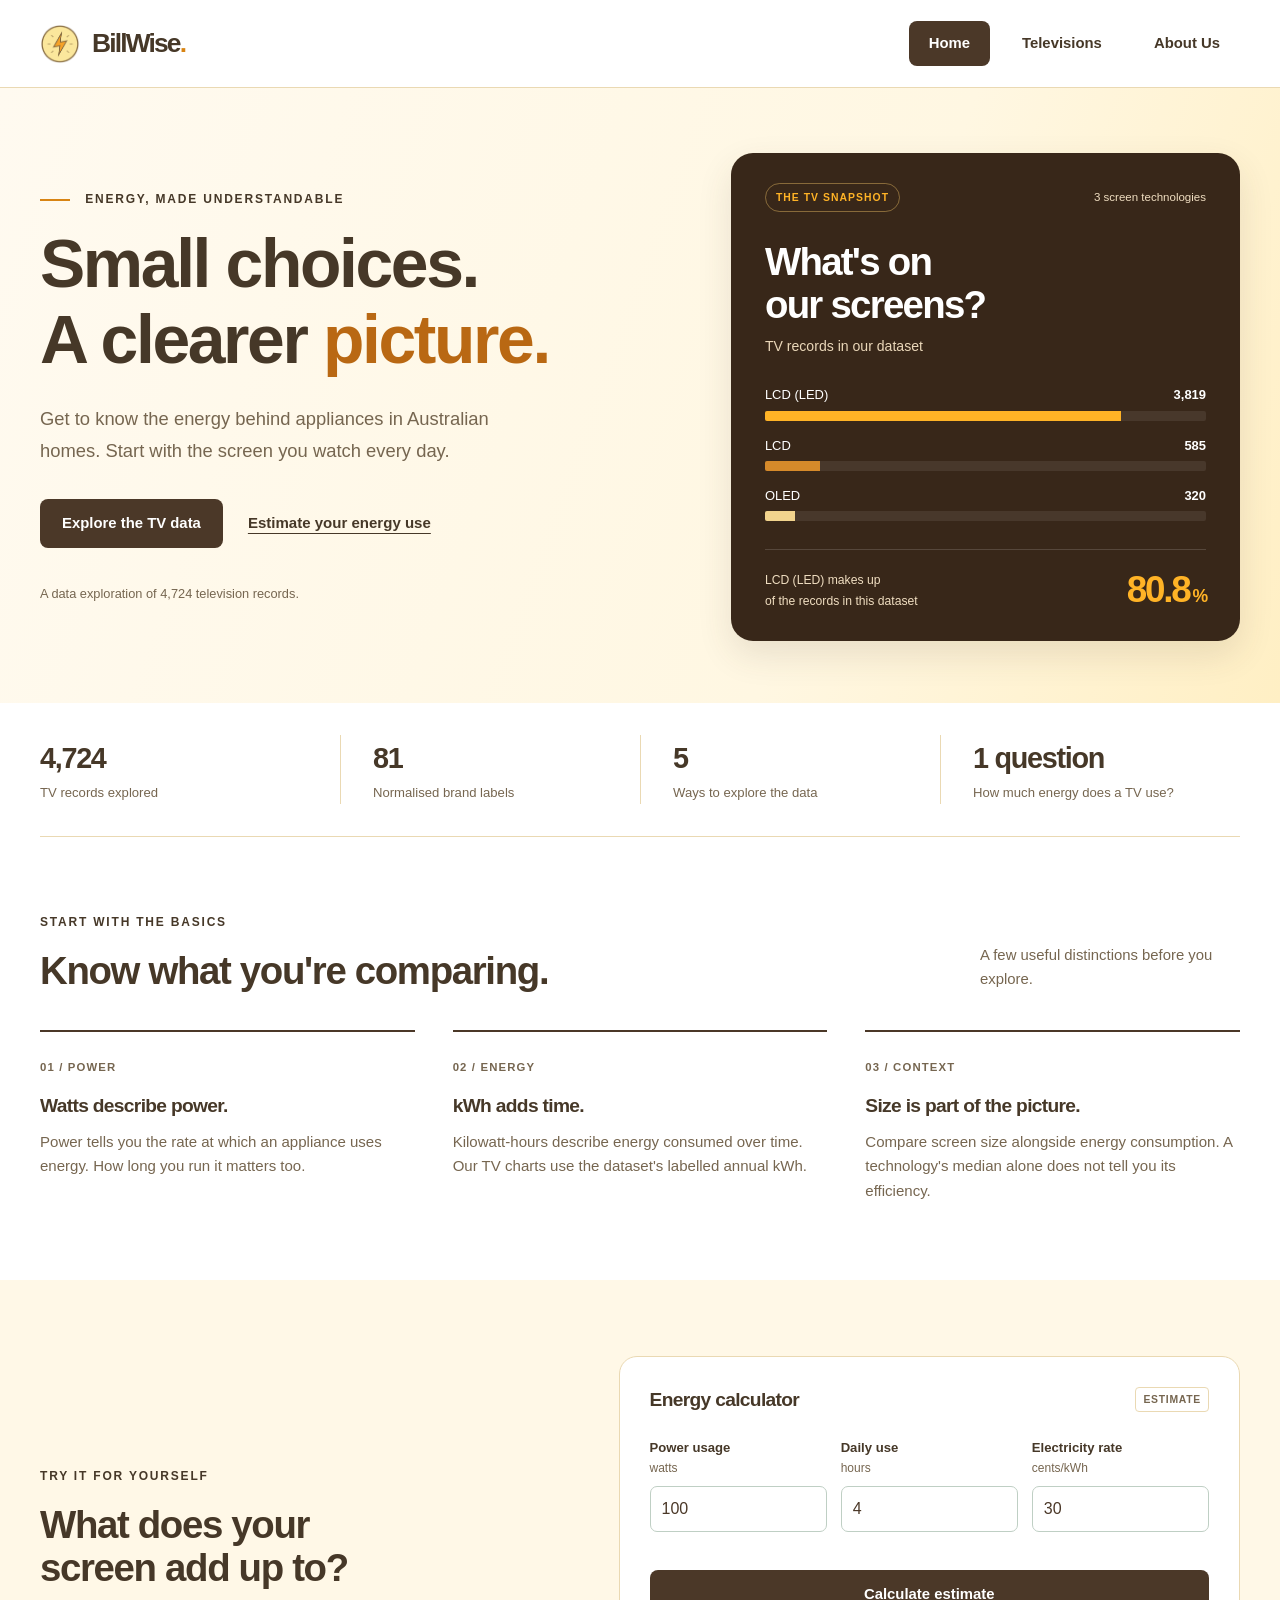
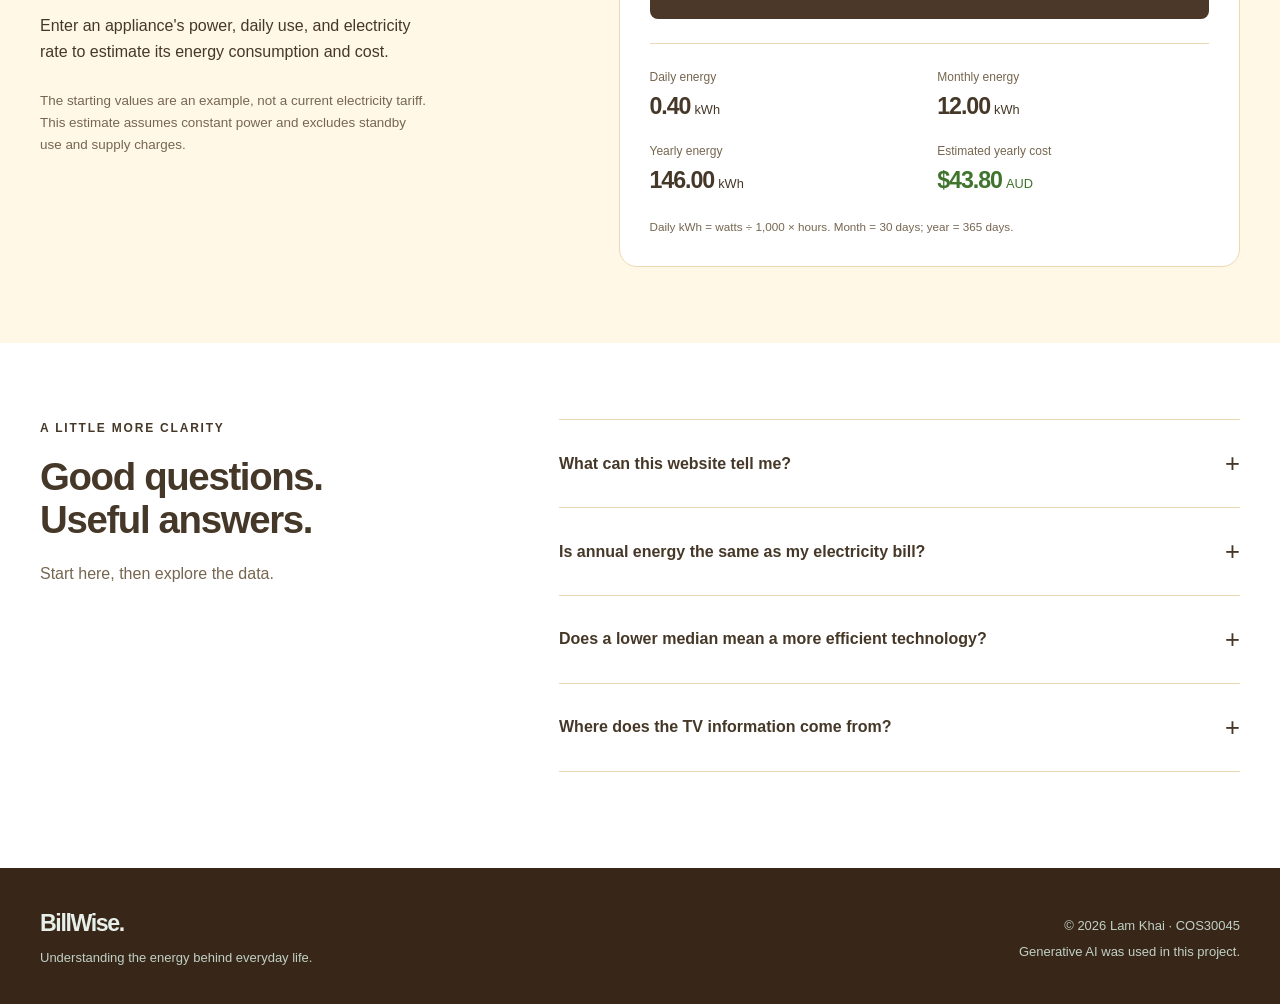
<file: index.html>
<!doctype html>
<html lang="en-AU">
<head>
  <meta charset="utf-8"><meta name="viewport" content="width=device-width, initial-scale=1">
  <title>Home · BillWise</title>
  <meta name="description" content="Explore television energy consumption, understand the data, and estimate appliance running costs. A student project by Lam Khai.">
  <link rel="icon" type="image/png" href="assets/img/PowerIcon.png">
  <link rel="stylesheet" href="assets/css/styles.css">
  <script src="assets/js/main.js" defer></script>
</head>
<body>
<a class="skip-link" href="#main">Skip to content</a>
<header class="site-header"><div class="container header-inner">
  <a class="brand" href="index.html" aria-label="BillWise home"><img src="assets/img/PowerIcon.png" width="40" height="40" alt="Power symbol"><span>BillWise<span class="brand-dot">.</span></span></a>
  <nav aria-label="Main navigation"><a href="index.html" aria-current="page">Home</a><a href="televisions.html">Televisions</a><a href="about.html">About Us</a></nav>
</div></header>
<main id="main">
<section class="home-hero"><div class="container hero-grid">
  <div class="hero-copy"><p class="eyebrow"><span class="short-line"></span> ENERGY, MADE UNDERSTANDABLE</p><h1>Small choices.<br>A clearer <em>picture.</em></h1><p class="lead">Get to know the energy behind appliances in Australian homes. Start with the screen you watch every day.</p><div class="hero-actions"><a class="button primary" href="televisions.html">Explore the TV data</a><a class="text-link" href="#calculator">Estimate your energy use</a></div><p class="hero-footnote">A data exploration of 4,724 television records.</p></div>
  <div class="hero-panel"><div class="panel-top"><span class="pill">THE TV SNAPSHOT</span><span class="small-label">3 screen technologies</span></div><h2>What's on<br>our screens?</h2><p>TV records in our dataset</p><div class="snapshot-chart" role="img" aria-label="LCD LED: 3,819 records; LCD: 585; OLED: 320"><div class="snapshot-row"><span>LCD (LED)</span><strong>3,819</strong><div class="snapshot-track"><span class="snapshot-led"></span></div></div><div class="snapshot-row"><span>LCD</span><strong>585</strong><div class="snapshot-track"><span class="snapshot-lcd"></span></div></div><div class="snapshot-row"><span>OLED</span><strong>320</strong><div class="snapshot-track"><span class="snapshot-oled"></span></div></div></div><div class="panel-bottom"><span>LCD (LED) makes up</span><strong>80.8<span>%</span></strong><span>of the records in this dataset</span></div></div>
</div></section>
<section class="container stat-strip" aria-label="Dataset at a glance"><div><strong>4,724</strong><span>TV records explored</span></div><div><strong>81</strong><span>Normalised brand labels</span></div><div><strong>5</strong><span>Ways to explore the data</span></div><div><strong>1 question</strong><span>How much energy does a TV use?</span></div></section>
<section class="container section-block"><div class="section-heading"><div><p class="eyebrow">START WITH THE BASICS</p><h2>Know what you're comparing.</h2></div><p>A few useful distinctions before you explore.</p></div><div class="learning-grid"><article class="learning-item"><span class="number-label">01 / POWER</span><h3>Watts describe power.</h3><p>Power tells you the rate at which an appliance uses energy. How long you run it matters too.</p></article><article class="learning-item"><span class="number-label">02 / ENERGY</span><h3>kWh adds time.</h3><p>Kilowatt-hours describe energy consumed over time. Our TV charts use the dataset's labelled annual kWh.</p></article><article class="learning-item"><span class="number-label">03 / CONTEXT</span><h3>Size is part of the picture.</h3><p>Compare screen size alongside energy consumption. A technology's median alone does not tell you its efficiency.</p></article></div></section>
<section class="calculator-section" id="calculator"><div class="container calculator-grid"><div class="calculator-intro"><p class="eyebrow">TRY IT FOR YOURSELF</p><h2>What does your<br>screen add up to?</h2><p>Enter an appliance's power, daily use, and electricity rate to estimate its energy consumption and cost.</p><p class="muted">The starting values are an example, not a current electricity tariff. This estimate assumes constant power and excludes standby use and supply charges.</p></div><div class="calculator-card"><form id="energy-form" novalidate><div class="form-heading"><h3>Energy calculator</h3><span class="tag">ESTIMATE</span></div><div class="calc-fields"><div class="field"><label for="power">Power usage <span>watts</span></label><input id="power" name="power" type="number" min="0" max="100000" step="any" value="100" required aria-describedby="power-error"><span class="field-error" id="power-error"></span></div><div class="field"><label for="hours">Daily use <span>hours</span></label><input id="hours" name="hours" type="number" min="0" max="24" step="any" value="4" required aria-describedby="hours-error"><span class="field-error" id="hours-error"></span></div><div class="field"><label for="rate">Electricity rate <span>cents/kWh</span></label><input id="rate" name="rate" type="number" min="0" max="1000" step="any" value="30" required aria-describedby="rate-error"><span class="field-error" id="rate-error"></span></div></div><button class="button primary" type="submit">Calculate estimate</button></form><div id="calculator-results" class="calculator-results" aria-live="polite" aria-atomic="true"><p>Your estimate will appear here.</p></div><p class="calculation-note">Daily kWh = watts ÷ 1,000 × hours. Month = 30 days; year = 365 days.</p></div></div></section>
<section class="container section-block faq-layout"><div><p class="eyebrow">A LITTLE MORE CLARITY</p><h2>Good questions.<br>Useful answers.</h2><p class="muted">Start here, then explore the data.</p></div><div class="faq-list">
<article class="faq-item"><h3><button class="faq-toggle" type="button" aria-expanded="false" aria-controls="faq-1">What can this website tell me?<span aria-hidden="true">+</span></button></h3><div id="faq-1" class="faq-answer" hidden><p>It explores a supplied TV dataset: how records are distributed, how annual energy varies with screen size, and how technology groups compare. It is an educational project, not a buying recommendation.</p></div></article>
<article class="faq-item"><h3><button class="faq-toggle" type="button" aria-expanded="false" aria-controls="faq-2">Is annual energy the same as my electricity bill?<span aria-hidden="true">+</span></button></h3><div id="faq-2" class="faq-answer" hidden><p>No. The charts show labelled annual energy from the source dataset. Your use and electricity rate can differ. The calculator provides a separate estimate based on the values you enter.</p></div></article>
<article class="faq-item"><h3><button class="faq-toggle" type="button" aria-expanded="false" aria-controls="faq-3">Does a lower median mean a more efficient technology?<span aria-hidden="true">+</span></button></h3><div id="faq-3" class="faq-answer" hidden><p>Not on its own. The technology groups contain TVs with different sizes and characteristics. Use the scatter plot alongside the median and box plots to understand the comparison.</p></div></article>
<article class="faq-item"><h3><button class="faq-toggle" type="button" aria-expanded="false" aria-controls="faq-4">Where does the TV information come from?<span aria-hidden="true">+</span></button></h3><div id="faq-4" class="faq-answer" hidden><p>The website uses the CSV supplied for this project, cleaned in KNIME. All 4,724 source records are retained. Read the <a href="about.html#method">methodology</a> for the transformations and limitations.</p></div></article>
</div></section></main>
<footer class="site-footer"><div class="container footer-inner"><div><a class="footer-brand" href="index.html">BillWise.</a><p>Understanding the energy behind everyday life.</p></div><div class="footer-meta"><p>© <span data-year>2026</span> Lam Khai · COS30045</p><p>Generative AI was used in this project.</p></div></div></footer>
</body></html>
</file>
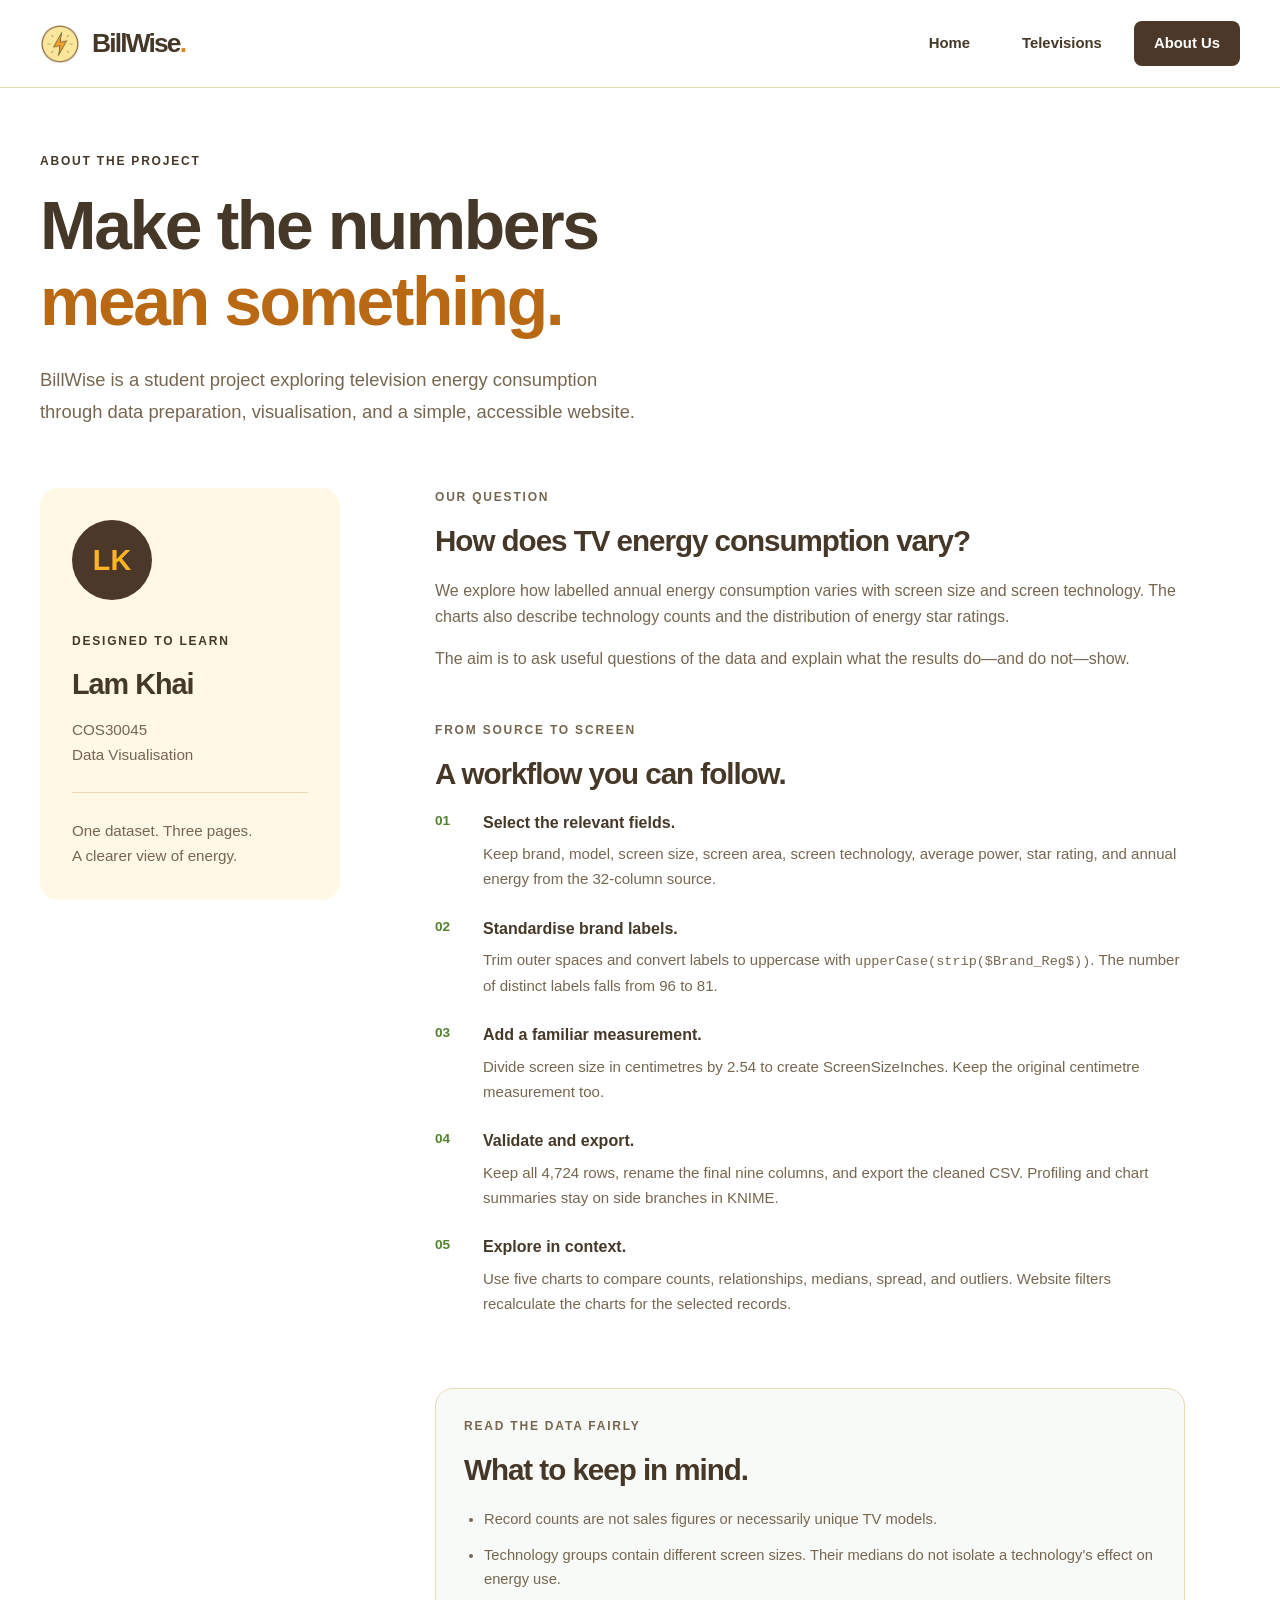
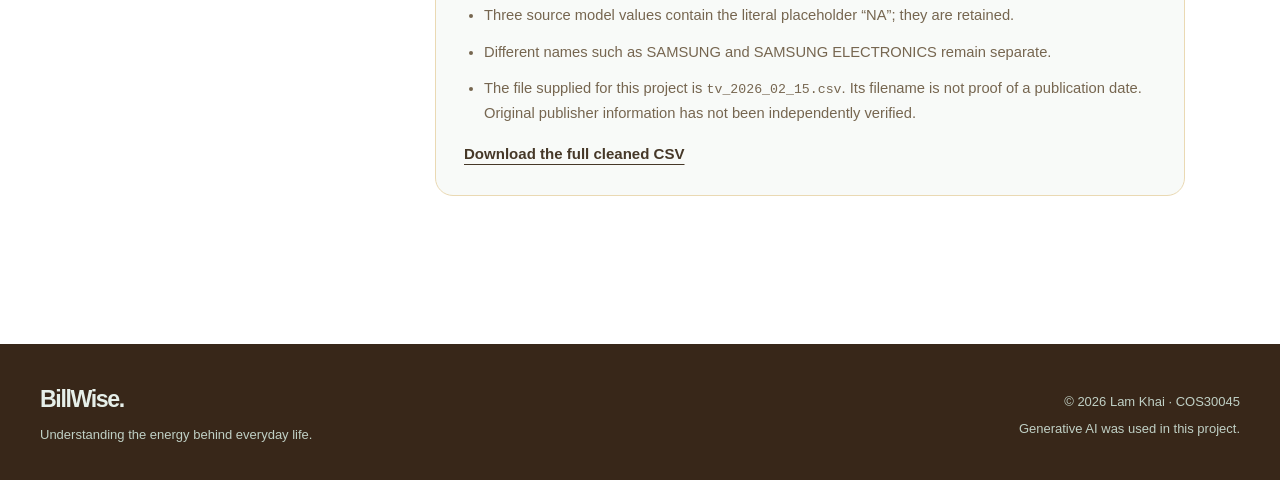
<file: about.html>
<!doctype html>
<html lang="en-AU">
<head>
  <meta charset="utf-8"><meta name="viewport" content="width=device-width, initial-scale=1">
  <title>About Us · BillWise</title>
  <meta name="description" content="Explore television energy consumption, understand the data, and estimate appliance running costs. A student project by Lam Khai.">
  <link rel="icon" type="image/png" href="assets/img/PowerIcon.png">
  <link rel="stylesheet" href="assets/css/styles.css">
  <script src="assets/js/main.js" defer></script>
</head>
<body>
<a class="skip-link" href="#main">Skip to content</a>
<header class="site-header"><div class="container header-inner">
  <a class="brand" href="index.html" aria-label="BillWise home"><img src="assets/img/PowerIcon.png" width="40" height="40" alt="Power symbol"><span>BillWise<span class="brand-dot">.</span></span></a>
  <nav aria-label="Main navigation"><a href="index.html">Home</a><a href="televisions.html">Televisions</a><a href="about.html" aria-current="page">About Us</a></nav>
</div></header>
<main id="main"><section class="container page-intro about-intro"><p class="eyebrow">ABOUT THE PROJECT</p><h1>Make the numbers<br><em>mean something.</em></h1><p class="lead">BillWise is a student project exploring television energy consumption through data preparation, visualisation, and a simple, accessible website.</p></section>
<section class="container about-grid"><aside class="author-panel"><span class="author-initials" aria-hidden="true">LK</span><p class="eyebrow">DESIGNED TO LEARN</p><h2>Lam Khai</h2><p>COS30045<br>Data Visualisation</p><div class="author-rule"></div><p>One dataset. Three pages.<br>A clearer view of energy.</p></aside><div class="about-content"><section><p class="eyebrow">OUR QUESTION</p><h2>How does TV energy consumption vary?</h2><p>We explore how labelled annual energy consumption varies with screen size and screen technology. The charts also describe technology counts and the distribution of energy star ratings.</p><p>The aim is to ask useful questions of the data and explain what the results do—and do not—show.</p></section><section id="method"><p class="eyebrow">FROM SOURCE TO SCREEN</p><h2>A workflow you can follow.</h2><ol class="method-list"><li><strong>Select the relevant fields.</strong><p>Keep brand, model, screen size, screen area, screen technology, average power, star rating, and annual energy from the 32-column source.</p></li><li><strong>Standardise brand labels.</strong><p>Trim outer spaces and convert labels to uppercase with <code>upperCase(strip($Brand_Reg$))</code>. The number of distinct labels falls from 96 to 81.</p></li><li><strong>Add a familiar measurement.</strong><p>Divide screen size in centimetres by 2.54 to create ScreenSizeInches. Keep the original centimetre measurement too.</p></li><li><strong>Validate and export.</strong><p>Keep all 4,724 rows, rename the final nine columns, and export the cleaned CSV. Profiling and chart summaries stay on side branches in KNIME.</p></li><li><strong>Explore in context.</strong><p>Use five charts to compare counts, relationships, medians, spread, and outliers. Website filters recalculate the charts for the selected records.</p></li></ol></section><section class="limitations"><p class="eyebrow">READ THE DATA FAIRLY</p><h2>What to keep in mind.</h2><ul><li>Record counts are not sales figures or necessarily unique TV models.</li><li>Technology groups contain different screen sizes. Their medians do not isolate a technology's effect on energy use.</li><li>Three source model values contain the literal placeholder “NA”; they are retained.</li><li>Different names such as SAMSUNG and SAMSUNG ELECTRONICS remain separate.</li><li>The file supplied for this project is <code>tv_2026_02_15.csv</code>. Its filename is not proof of a publication date. Original publisher information has not been independently verified.</li></ul><a class="text-link" href="assets/data/tv_energy_cleaned.csv" download>Download the full cleaned CSV</a></section></div></section></main>
<footer class="site-footer"><div class="container footer-inner"><div><a class="footer-brand" href="index.html">BillWise.</a><p>Understanding the energy behind everyday life.</p></div><div class="footer-meta"><p>© <span data-year>2026</span> Lam Khai · COS30045</p><p>Generative AI was used in this project.</p></div></div></footer>
</body></html>
</file>
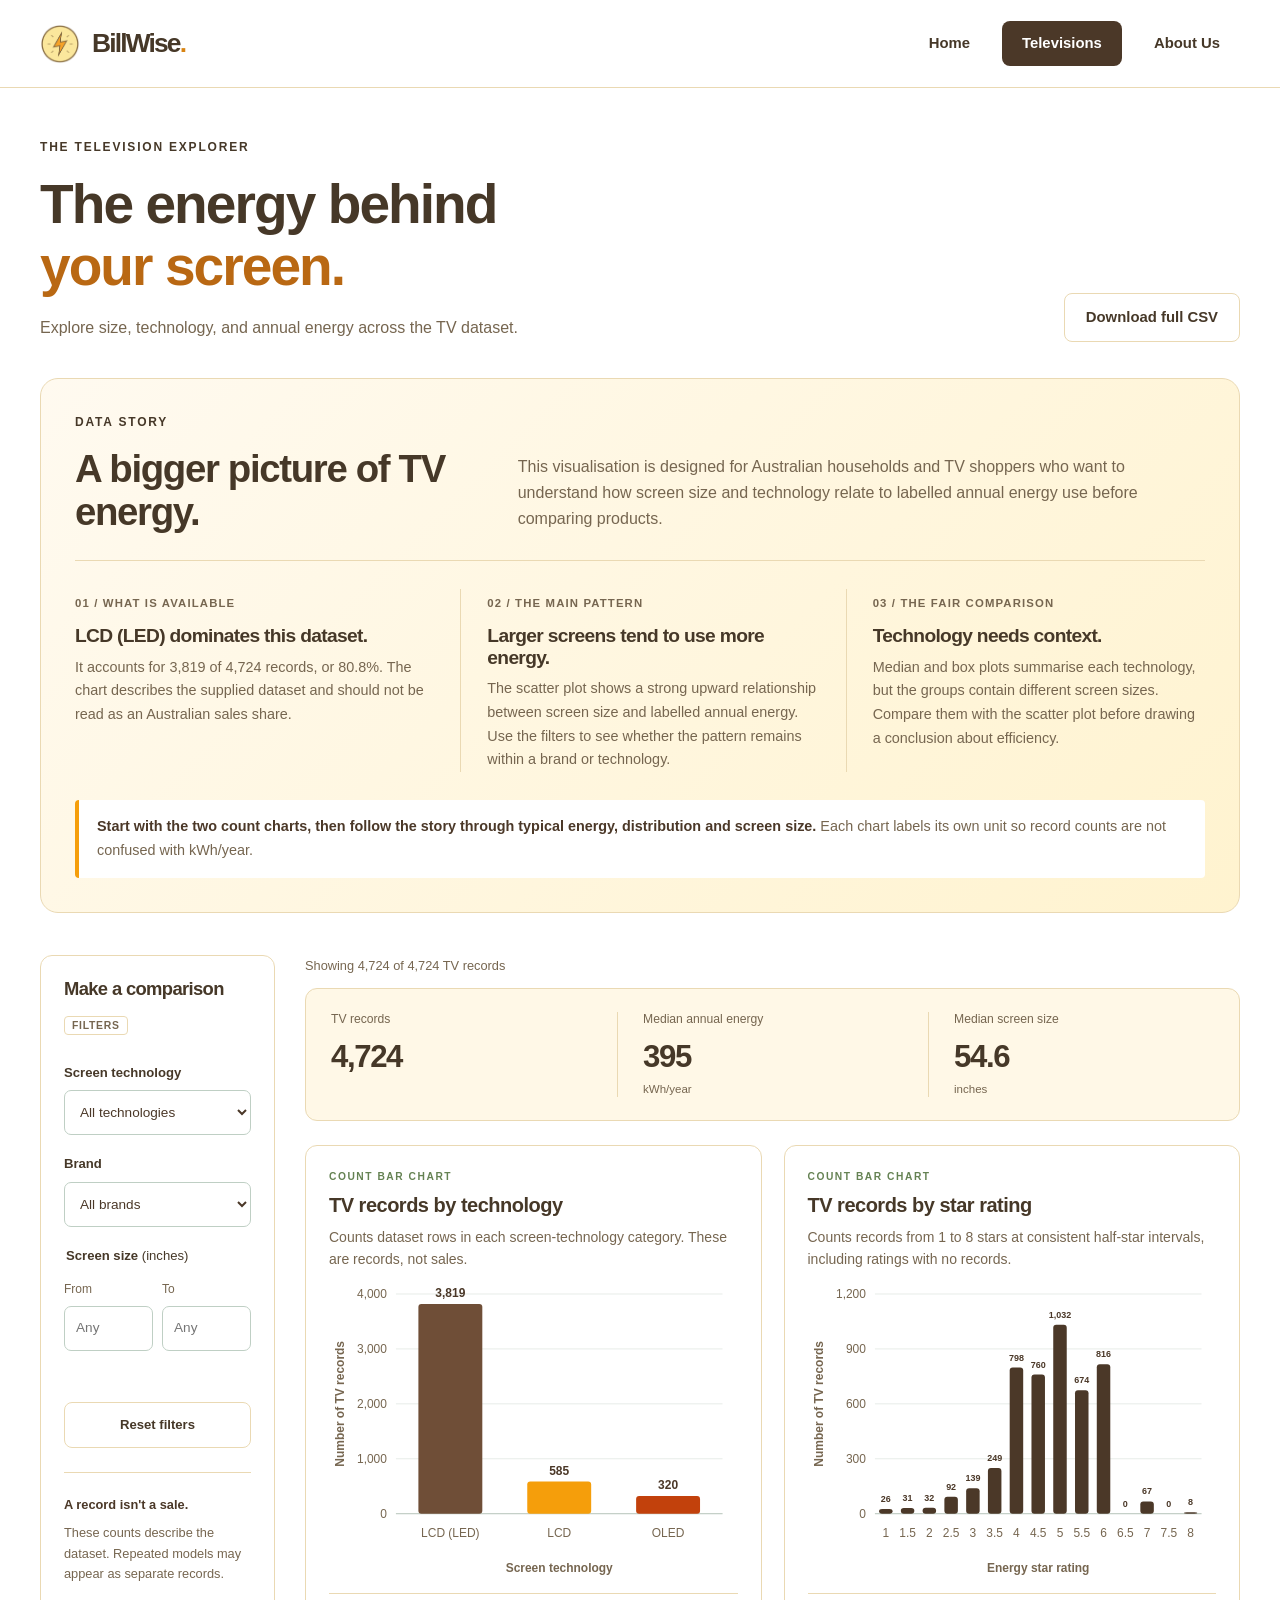
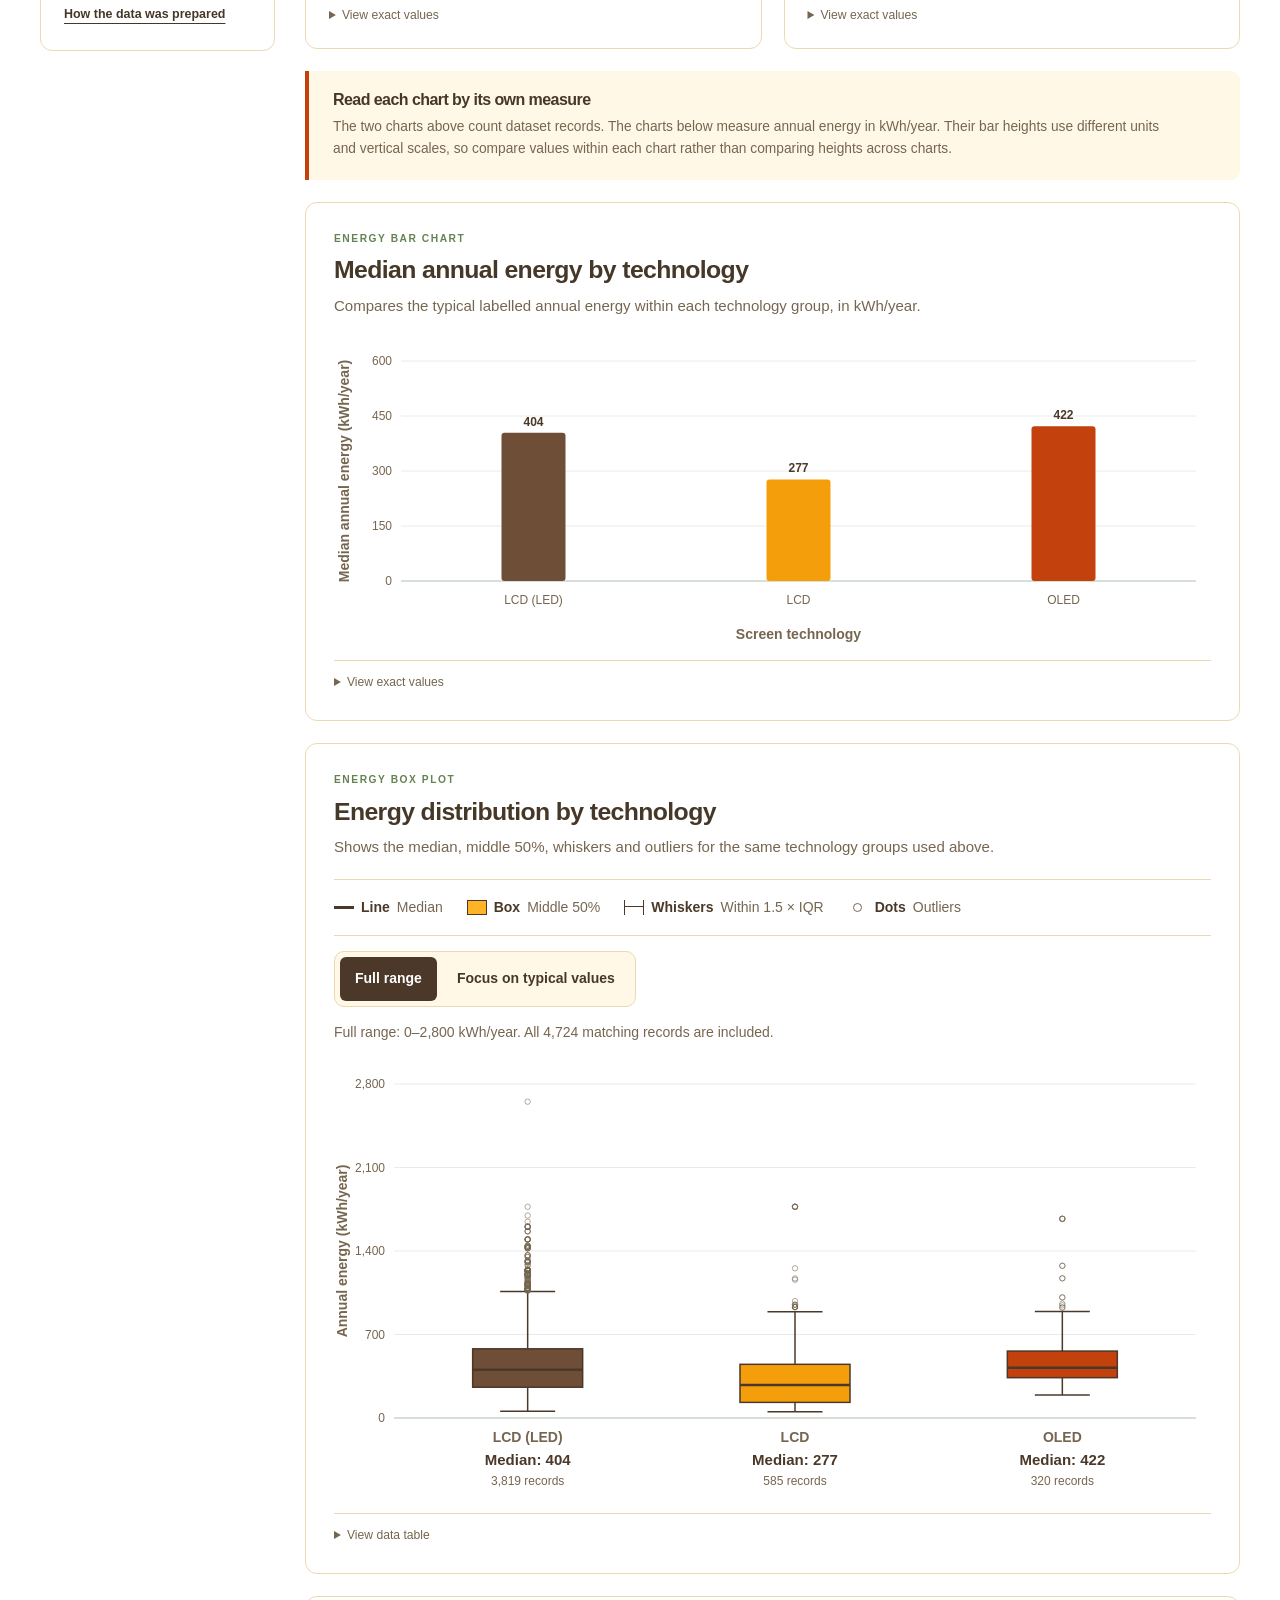
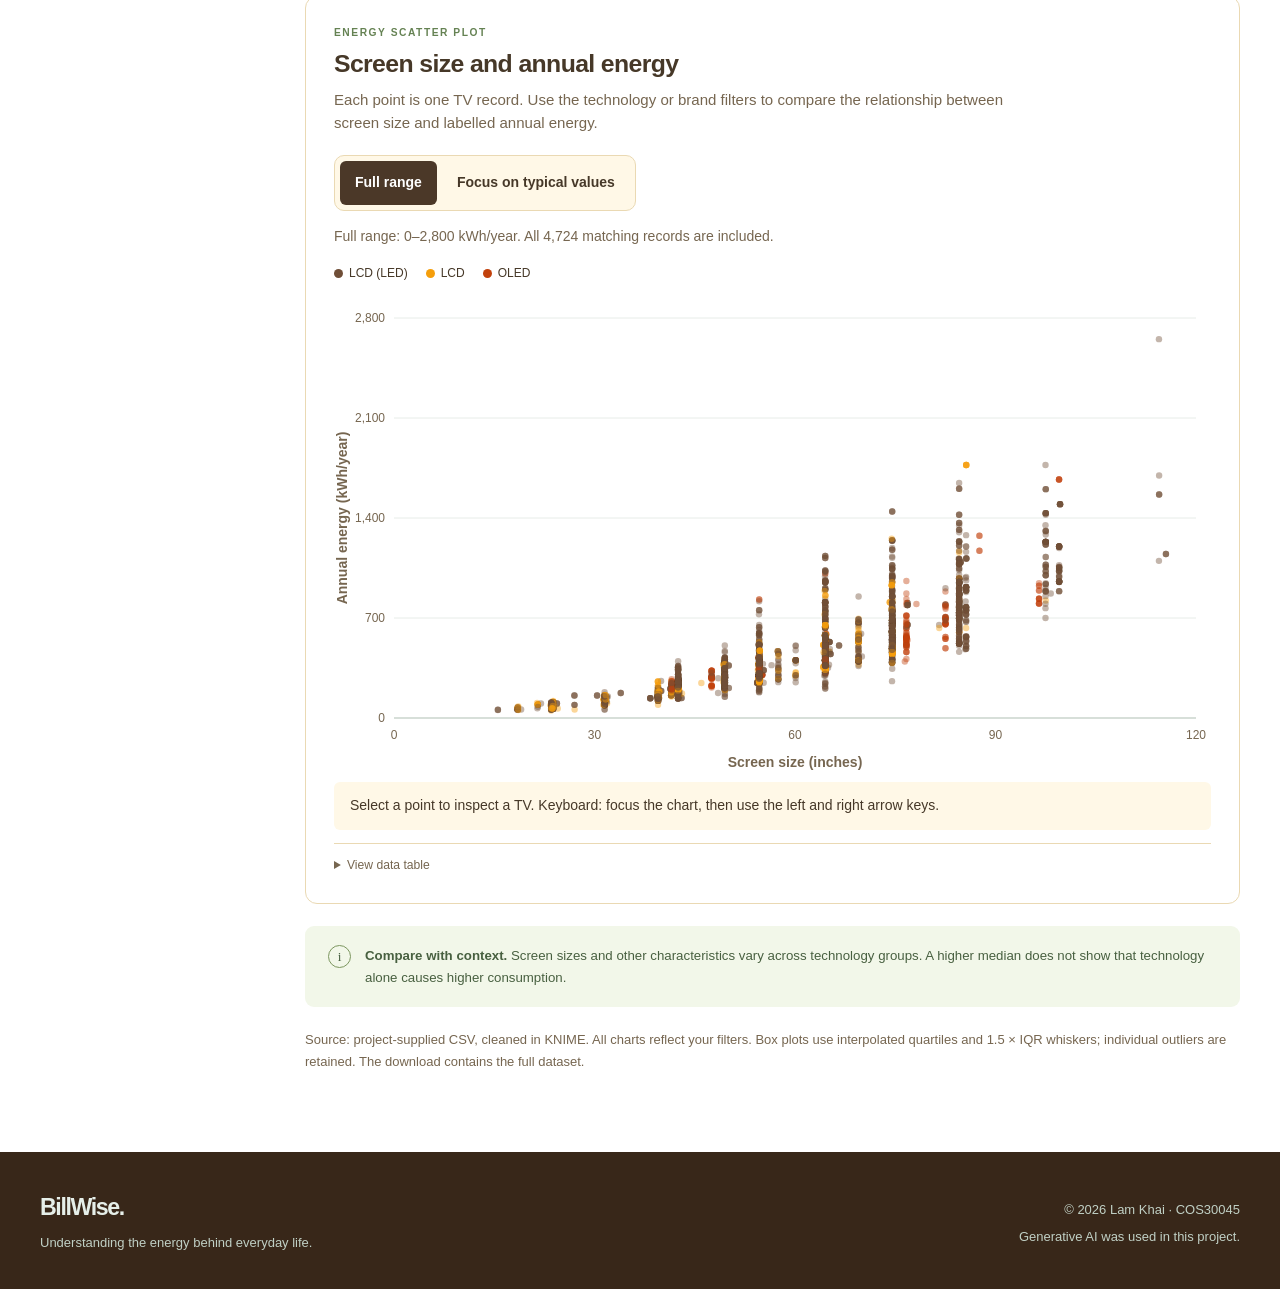
<file: televisions.html>
<!doctype html>
<html lang="en-AU">
<head>
  <meta charset="utf-8"><meta name="viewport" content="width=device-width, initial-scale=1">
  <title>Televisions · BillWise</title>
  <meta name="description" content="Explore television energy consumption, understand the data, and estimate appliance running costs. A student project by Lam Khai.">
  <link rel="icon" type="image/png" href="assets/img/PowerIcon.png">
  <link rel="stylesheet" href="assets/css/styles.css">
  <script src="assets/js/main.js" defer></script><script src="assets/js/charts.js" defer></script>
</head>
<body>
<a class="skip-link" href="#main">Skip to content</a>
<header class="site-header"><div class="container header-inner">
  <a class="brand" href="index.html" aria-label="BillWise home"><img src="assets/img/PowerIcon.png" width="40" height="40" alt="Power symbol"><span>BillWise<span class="brand-dot">.</span></span></a>
  <nav aria-label="Main navigation"><a href="index.html">Home</a><a href="televisions.html" aria-current="page">Televisions</a><a href="about.html">About Us</a></nav>
</div></header>
<main id="main"><section class="container tv-intro"><div><p class="eyebrow">THE TELEVISION EXPLORER</p><h1>The energy behind<br><em>your screen.</em></h1><p>Explore size, technology, and annual energy across the TV dataset.</p></div><a class="button secondary" href="assets/data/tv_energy_cleaned.csv" download>Download full CSV</a></section>
<section class="container data-story" aria-labelledby="data-story-title">
  <div class="story-heading"><p class="eyebrow">DATA STORY</p><h2 id="data-story-title">A bigger picture of TV energy.</h2><p>This visualisation is designed for Australian households and TV shoppers who want to understand how screen size and technology relate to labelled annual energy use before comparing products.</p></div>
  <div class="story-grid">
    <article><span class="number-label">01 / WHAT IS AVAILABLE</span><h3>LCD (LED) dominates this dataset.</h3><p>It accounts for 3,819 of 4,724 records, or 80.8%. The chart describes the supplied dataset and should not be read as an Australian sales share.</p></article>
    <article><span class="number-label">02 / THE MAIN PATTERN</span><h3>Larger screens tend to use more energy.</h3><p>The scatter plot shows a strong upward relationship between screen size and labelled annual energy. Use the filters to see whether the pattern remains within a brand or technology.</p></article>
    <article><span class="number-label">03 / THE FAIR COMPARISON</span><h3>Technology needs context.</h3><p>Median and box plots summarise each technology, but the groups contain different screen sizes. Compare them with the scatter plot before drawing a conclusion about efficiency.</p></article>
  </div>
  <p class="story-prompt"><strong>Start with the two count charts, then follow the story through typical energy, distribution and screen size.</strong> Each chart labels its own unit so record counts are not confused with kWh/year.</p>
</section>
<div class="container explorer-layout"><aside class="filter-panel"><div class="filter-heading"><h2>Make a comparison</h2><span class="tag">FILTERS</span></div><form id="filters"><div class="field"><label for="technology">Screen technology</label><select id="technology" name="technology" disabled><option value="">All technologies</option></select></div><div class="field"><label for="brand-filter">Brand</label><select id="brand-filter" name="brand" disabled><option value="">All brands</option></select></div><fieldset><legend>Screen size <span>(inches)</span></legend><div class="size-fields"><div><label for="min-size">From</label><input id="min-size" name="minSize" type="number" min="0" step="any" placeholder="Any" aria-describedby="filter-error"></div><div><label for="max-size">To</label><input id="max-size" name="maxSize" type="number" min="0" step="any" placeholder="Any" aria-describedby="filter-error"></div></div></fieldset><p id="filter-error" class="field-error" role="status"></p><button class="button secondary reset-button" type="reset">Reset filters</button></form><div class="filter-note"><strong>A record isn't a sale.</strong><p>These counts describe the dataset. Repeated models may appear as separate records.</p></div><a class="text-link" href="about.html#method">How the data was prepared</a></aside>
<div class="explorer-results"><p id="data-status" class="data-status" role="status">Loading the cleaned TV data…</p><div class="explorer-stats"><div><span>TV records</span><strong id="record-count">—</strong></div><div><span>Median annual energy</span><strong id="median-energy">—</strong><small>kWh/year</small></div><div><span>Median screen size</span><strong id="median-size">—</strong><small>inches</small></div></div><div class="chart-grid">
<article class="chart-card count-chart-card"><div class="chart-heading"><div><p class="eyebrow">COUNT BAR CHART</p><h2>TV records by technology</h2><p>Counts dataset rows in each screen-technology category. These are records, not sales.</p></div></div><div id="technology-chart" class="chart-container" aria-busy="true"><p class="muted">Loading chart…</p></div><details class="chart-table"><summary>View exact values</summary><div id="technology-chart-table" class="table-scroll"></div></details></article>
<article class="chart-card count-chart-card"><div class="chart-heading"><div><p class="eyebrow">COUNT BAR CHART</p><h2>TV records by star rating</h2><p>Counts records from 1 to 8 stars at consistent half-star intervals, including ratings with no records.</p></div></div><div id="rating-chart" class="chart-container" aria-busy="true"><p class="muted">Loading chart…</p></div><details class="chart-table"><summary>View exact values</summary><div id="rating-chart-table" class="table-scroll"></div></details></article>
<section class="chart-wide chart-reading-note" aria-labelledby="chart-reading-title"><h2 id="chart-reading-title">Read each chart by its own measure</h2><p>The two charts above count dataset records. The charts below measure annual energy in kWh/year. Their bar heights use different units and vertical scales, so compare values within each chart rather than comparing heights across charts.</p></section>
<article id="median-chart-panel" class="chart-card chart-wide demo-chart"><div class="chart-heading"><div><p class="eyebrow">ENERGY BAR CHART</p><h2>Median annual energy by technology</h2><p>Compares the typical labelled annual energy within each technology group, in kWh/year.</p></div></div><div id="median-chart" class="chart-container" aria-busy="true"><p class="muted">Loading chart…</p></div><details class="chart-table"><summary>View exact values</summary><div id="median-chart-table" class="table-scroll"></div></details></article>
<article id="distribution-chart-panel" class="chart-card chart-wide demo-chart"><div class="chart-heading"><div><p class="eyebrow">ENERGY BOX PLOT</p><h2>Energy distribution by technology</h2><p>Shows the median, middle 50%, whiskers and outliers for the same technology groups used above.</p></div></div><div class="box-reading-guide" aria-label="How to read a box plot">
<span><i class="guide-line" aria-hidden="true"></i><strong>Line</strong> Median</span>
<span><i class="guide-box" aria-hidden="true"></i><strong>Box</strong> Middle 50%</span>
<span><i class="guide-whisker" aria-hidden="true"></i><strong>Whiskers</strong> Within 1.5 × IQR</span>
<span><i class="guide-dot" aria-hidden="true"></i><strong>Dots</strong> Outliers</span>
</div><div class="range-switch" role="group" aria-label="Box plot energy range">
  <button type="button" data-range-chart="distribution-chart" data-range="full" aria-pressed="true" aria-controls="distribution-chart" disabled>Full range</button>
  <button type="button" data-range-chart="distribution-chart" data-range="focus" aria-pressed="false" aria-controls="distribution-chart" disabled>Focus on typical values</button>
</div>
<p id="distribution-chart-range-note" class="range-note" role="status">Loading the energy range…</p><div id="distribution-chart" class="chart-container" aria-busy="true"><p class="muted">Loading chart…</p></div><details class="chart-table"><summary>View data table</summary><div id="distribution-chart-table" class="table-scroll"></div></details></article>
<article id="size-chart-panel" class="chart-card chart-wide demo-chart"><div class="chart-heading"><div><p class="eyebrow">ENERGY SCATTER PLOT</p><h2>Screen size and annual energy</h2><p>Each point is one TV record. Use the technology or brand filters to compare the relationship between screen size and labelled annual energy.</p></div></div><div class="range-switch" role="group" aria-label="Scatter plot energy range">
  <button type="button" data-range-chart="size-chart" data-range="full" aria-pressed="true" aria-controls="size-chart" disabled>Full range</button>
  <button type="button" data-range-chart="size-chart" data-range="focus" aria-pressed="false" aria-controls="size-chart" disabled>Focus on typical values</button>
</div>
<p id="size-chart-range-note" class="range-note" role="status">Loading the energy range…</p><div id="size-chart" class="chart-container" aria-busy="true"><p class="muted">Loading chart…</p></div><details class="chart-table"><summary>View data table</summary><div id="size-chart-table" class="table-scroll"></div></details></article>
<div class="chart-wide insight-note"><span class="note-mark" aria-hidden="true">i</span><p><strong>Compare with context.</strong> Screen sizes and other characteristics vary across technology groups. A higher median does not show that technology alone causes higher consumption.</p></div></div><p class="data-footnote">Source: project-supplied CSV, cleaned in KNIME. All charts reflect your filters. Box plots use interpolated quartiles and 1.5 × IQR whiskers; individual outliers are retained. The download contains the full dataset.</p><noscript><p class="error-banner">Enable JavaScript to use the charts and filters. You can still download the CSV above.</p></noscript></div></div></main>
<footer class="site-footer"><div class="container footer-inner"><div><a class="footer-brand" href="index.html">BillWise.</a><p>Understanding the energy behind everyday life.</p></div><div class="footer-meta"><p>© <span data-year>2026</span> Lam Khai · COS30045</p><p>Generative AI was used in this project.</p></div></div></footer>
</body></html>
</file>
<file: assets/css/styles.css>
/* Shared palette and layout, based on the supplied PowerIcon.png. */
:root {
  --ink:#4b3828;
  --deep:#382719;
  --lime:#ffb326;
  --paper:#fff;
  --pale:#fff8e7;
  --text:#463828;
  --muted:#766650;
  --line:#ead9b3;
  --blue:#6f4e37;
  --orange:#f59e0b;
  --green:#c2410c;
  --danger:#ae2833;
  --radius:18px;
  --font:Inter,"Segoe UI",Arial,sans-serif
}

* {
  box-sizing:border-box
}

html {
  scroll-behavior:smooth;
  scroll-padding-top:95px
}

body {
  margin:0;
  color:var(--text);
  background:var(--paper);
  font-family:var(--font);
  font-size:16px;
  line-height:1.65
}

a {
  color:inherit;
  text-underline-offset:5px
}

button,input,select {
  font:inherit
}

button,a,input,select,summary {
  -webkit-tap-highlight-color:transparent
}

button,summary {
  cursor:pointer
}

button {
  color:inherit
}

a:focus-visible,button:focus-visible,input:focus-visible,select:focus-visible,summary:focus-visible,svg:focus-visible {
  outline:3px solid #b96813;
  outline-offset:4px
}

h1,h2,h3,p {
  margin:0
}

h1,h2,h3 {
  line-height:1.12;
  letter-spacing:-.035em
}

h1 {
  font-size:clamp(2.6rem,5.3vw,4.8rem);
  font-weight:650
}

h1 em {
  font-style:normal;
  color:#b96813
}

h2 {
  font-size:clamp(1.8rem,3vw,2.55rem);
  font-weight:650
}

h3 {
  font-size:1.2rem;
  font-weight:650
}

p+p {
  margin-top:1rem
}

img {
  max-width:100%
}

[hidden] {
  display:none!important
}

.container {
  width:min(1240px,calc(100% - 80px));
  margin-inline:auto
}

.muted {
  color:var(--muted)
}

.eyebrow {
  font-size:.75rem;
  font-weight:750;
  letter-spacing:.15em;
  line-height:1.5;
  margin-bottom:18px
}

.short-line {
  display:inline-block;
  width:30px;
  height:2px;
  background:#d88413;
  vertical-align:middle;
  margin-right:10px
}

.lead {
  font-size:1.15rem;
  line-height:1.75;
  color:var(--muted);
  max-width:510px
}

.skip-link {
  position:fixed;
  top:-100px;
  left:20px;
  z-index:100;
  background:var(--lime);
  padding:12px
}

.skip-link:focus {
  top:12px
}

.site-header {
  height:88px;
  position:sticky;
  top:0;
  background:#fffffffa;
  border-bottom:1px solid var(--line);
  z-index:20
}

.header-inner {
  height:100%;
  display:flex;
  align-items:center;
  justify-content:space-between;
  gap:20px
}

.brand {
  display:flex;
  gap:12px;
  align-items:center;
  text-decoration:none;
  font-size:1.65rem;
  font-weight:750;
  letter-spacing:-.07em
}

.brand img {
  flex:none
}

.brand-dot {
  color:#d88413
}

nav {
  display:flex;
  align-items:center;
  gap:12px;
  height:100%
}

nav a {
  text-decoration:none;
  font-size:.93rem;
  font-weight:600;
  padding:10px 20px;
  border-radius:8px;
  transition:background .18s,color .18s
}

nav a:hover {
  background:var(--pale);
  color:#9c5910
}

nav a[aria-current=page] {
  background:var(--ink);
  color:white
}

.button {
  display:inline-flex;
  align-items:center;
  justify-content:center;
  min-height:48px;
  border:1px solid transparent;
  border-radius:8px;
  padding:11px 21px;
  text-decoration:none;
  font-weight:650;
  font-size:.93rem;
  transition:background .18s,transform .18s
}

.button:hover {
  transform:translateY(-2px)
}

.primary {
  background:var(--ink);
  color:white
}

.primary:hover {
  background:#6a4d32
}

.secondary {
  border-color:var(--line);
  background:white
}

.secondary:hover {
  background:var(--pale)
}

.text-link {
  font-size:.94rem;
  font-weight:650;
  text-decoration-thickness:1px
}

.text-link:hover {
  color:#a85e0c
}

.home-hero {
  background:linear-gradient(110deg,#fffaf0 0%,#fff7e2 65%,#ffefc4 100%);
  padding:65px 0 62px
}

.hero-grid {
  display:grid;
  grid-template-columns:1.2fr 1fr;
  align-items:center;
  gap:80px
}

.hero-copy h1 {
  margin-bottom:25px
}

.hero-actions {
  display:flex;
  gap:25px;
  align-items:center;
  margin-top:32px;
  flex-wrap:wrap
}

.hero-footnote {
  font-size:.8rem;
  color:var(--muted);
  margin-top:35px
}

.hero-panel {
  position:relative;
  background:var(--deep);
  color:white;
  border-radius:22px;
  padding:30px 34px;
  box-shadow:0 14px 35px #4b38281f
}

.panel-top {
  display:flex;
  justify-content:space-between;
  gap:10px;
  align-items:center;
  margin-bottom:28px
}

.pill {
  font-size:.65rem;
  font-weight:700;
  letter-spacing:.1em;
  color:var(--lime);
  border:1px solid #ffcf6b66;
  padding:5px 10px;
  border-radius:30px
}

.small-label {
  font-size:.72rem;
  color:#f0dec1
}

.hero-panel h2 {
  font-size:2.4rem;
  letter-spacing:-.045em
}

.hero-panel>p {
  color:#ead7b9;
  font-size:.88rem;
  margin-top:9px
}

.snapshot-chart {
  margin-top:26px;
  display:grid;
  gap:14px
}

.snapshot-row {
  display:grid;
  grid-template-columns:1fr auto;
  font-size:.81rem;
  gap:5px 10px
}

.snapshot-row strong {
  font-variant-numeric:tabular-nums
}

.snapshot-track {
  grid-column:1/-1;
  height:10px;
  border-radius:2px;
  background:#ffffff14;
  overflow:hidden
}

.snapshot-track span {
  display:block;
  height:100%;
  background:var(--lime)
}

.snapshot-led {
  width:80.8425%
}

.snapshot-track .snapshot-lcd {
  width:12.3836%;
  background:#d68a2a
}

.snapshot-track .snapshot-oled {
  width:6.7739%;
  background:#f2d48d
}

.panel-bottom {
  border-top:1px solid #ffffff26;
  margin-top:28px;
  padding-top:20px;
  display:grid;
  grid-template-columns:1fr auto;
  align-items:center;
  font-size:.76rem;
  color:#f0dec1
}

.panel-bottom strong {
  grid-column:2;
  grid-row:1/3;
  font-size:2.3rem;
  font-weight:600;
  line-height:1;
  color:var(--lime);
  letter-spacing:-.06em
}

.panel-bottom strong span {
  font-size:1.1rem;
  margin-left:3px
}

.stat-strip {
  display:grid;
  grid-template-columns:repeat(4,1fr);
  padding:32px 0;
  border-bottom:1px solid var(--line)
}

.stat-strip>div {
  display:flex;
  flex-direction:column;
  padding-left:32px;
  border-left:1px solid var(--line)
}

.stat-strip>div:first-child {
  padding-left:0;
  border:0
}

.stat-strip strong {
  font-size:1.8rem;
  font-weight:650;
  letter-spacing:-.045em
}

.stat-strip span {
  font-size:.82rem;
  color:var(--muted)
}

.section-block {
  padding-block:76px
}

.section-heading {
  display:flex;
  gap:24px;
  justify-content:space-between;
  align-items:end;
  margin-bottom:38px
}

.section-heading>p {
  font-size:.93rem;
  max-width:260px;
  color:var(--muted)
}

.learning-grid {
  display:grid;
  grid-template-columns:repeat(3,1fr);
  gap:38px
}

.learning-item {
  border-top:2px solid var(--ink);
  padding-top:21px
}

.number-label {
  font-size:.71rem;
  letter-spacing:.1em;
  font-weight:700;
  color:var(--muted)
}

.learning-item h3 {
  margin:16px 0 13px
}

.learning-item p {
  font-size:.94rem;
  color:var(--muted)
}

.calculator-section {
  background:var(--pale);
  padding:76px 0
}

.calculator-grid {
  display:grid;
  grid-template-columns:.9fr 1.1fr;
  gap:70px;
  align-items:center
}

.calculator-intro>p:not(.eyebrow) {
  max-width:390px;
  margin-top:24px
}

.calculator-intro .muted {
  font-size:.84rem
}

.calculator-card {
  background:white;
  border:1px solid var(--line);
  padding:30px;
  border-radius:var(--radius)
}

.form-heading {
  display:flex;
  align-items:center;
  justify-content:space-between;
  margin-bottom:25px;
  gap:10px
}

.tag {
  font-size:.65rem;
  letter-spacing:.07em;
  border:1px solid var(--line);
  border-radius:4px;
  padding:3px 7px;
  color:var(--muted);
  font-weight:650
}

.calc-fields {
  display:grid;
  grid-template-columns:repeat(3,1fr);
  gap:14px
}

.field {
  display:flex;
  flex-direction:column;
  gap:7px
}

label,legend {
  font-size:.82rem;
  font-weight:650
}

label span {
  display:block;
  font-weight:400;
  font-size:.75rem;
  color:var(--muted)
}

input,select {
  width:100%;
  min-height:45px;
  border:1px solid #bfcfc4;
  border-radius:7px;
  padding:9px 11px;
  background:white;
  color:var(--ink);
  font-size:1rem
}

input[aria-invalid=true] {
  border-color:var(--danger)
}

.field-error {
  color:var(--danger);
  font-size:.76rem;
  line-height:1.4;
  min-height:1.15em
}

.calculator-card .primary {
  width:100%;
  margin-top:16px
}

.calculator-results {
  display:grid;
  grid-template-columns:repeat(2,1fr);
  gap:16px;
  margin-top:24px;
  border-top:1px solid var(--line);
  padding-top:24px
}

.calculator-results>p {
  grid-column:1/-1;
  color:var(--muted)
}

.result-item span {
  display:block;
  color:var(--muted);
  font-size:.75rem
}

.result-item strong {
  display:block;
  font-size:1.45rem;
  font-weight:650;
  letter-spacing:-.045em
}

.result-item small {
  font-size:.8rem;
  font-weight:400;
  margin-left:4px;
  letter-spacing:0
}

.result-item.cost strong {
  color:#3f742d
}

.calculation-note {
  margin-top:17px;
  font-size:.73rem;
  color:var(--muted)
}

.faq-layout {
  display:grid;
  grid-template-columns:.8fr 1.2fr;
  gap:65px
}

.faq-layout .muted {
  margin-top:20px
}

.faq-item {
  border-bottom:1px solid var(--line)
}

.faq-item:first-child {
  border-top:1px solid var(--line)
}

.faq-toggle {
  display:flex;
  align-items:center;
  justify-content:space-between;
  width:100%;
  padding:23px 0;
  border:0;
  background:none;
  text-align:left;
  font-size:1rem;
  font-weight:600;
  gap:20px;
  line-height:1.6;
  letter-spacing:0
}

.faq-toggle span {
  font-size:1.6rem;
  font-weight:400
}

.faq-toggle:hover {
  color:#4c7c36
}

.faq-answer {
  padding:0 28px 23px 0;
  color:var(--muted);
  font-size:.93rem
}

.site-footer {
  background:var(--deep);
  color:#e6efe9;
  padding:36px 0;
  margin-top:20px
}

.footer-inner {
  display:flex;
  justify-content:space-between;
  gap:25px;
  align-items:center
}

.footer-brand {
  font-size:1.45rem;
  letter-spacing:-.06em;
  text-decoration:none;
  font-weight:650
}

.footer-inner p {
  font-size:.76rem;
  color:#c0d0c5;
  margin-top:5px
}

.footer-meta {
  text-align:right
}

.footer-meta a:hover {
  color:var(--lime)
}

.page-intro {
  padding-block:64px 60px
}

.about-intro {
  max-width:1240px
}

.about-intro .lead {
  max-width:620px;
  margin-top:24px
}

.about-grid {
  display:grid;
  grid-template-columns:300px 1fr;
  gap:95px;
  padding-bottom:80px
}

.author-panel {
  border-radius:var(--radius);
  background:var(--pale);
  padding:32px;
  height:fit-content
}

.author-initials {
  display:grid;
  place-items:center;
  width:80px;
  height:80px;
  border-radius:50%;
  background:var(--ink);
  color:var(--lime);
  font-size:1.8rem;
  margin-bottom:32px;
  font-weight:600
}

.author-panel h2 {
  font-size:1.8rem;
  margin-bottom:16px
}

.author-panel p:not(.eyebrow) {
  color:var(--muted);
  font-size:.95rem
}

.author-rule {
  border-top:1px solid var(--line);
  margin:25px 0
}

.about-content {
  max-width:750px
}

.about-content section {
  margin-bottom:48px
}

.about-content h2 {
  font-size:1.85rem;
  margin-bottom:20px
}

.about-content p {
  color:var(--muted)
}

.method-list {
  list-style:none;
  counter-reset:steps;
  padding:0
}

.method-list li {
  counter-increment:steps;
  position:relative;
  padding:0 0 24px 48px
}

.method-list li:before {
  content:counter(steps,decimal-leading-zero);
  position:absolute;
  left:0;
  top:0;
  color:#548330;
  font-size:.85rem;
  font-weight:700
}

.method-list p {
  font-size:.94rem;
  margin-top:6px
}

code {
  font-family:Consolas,monospace;
  font-size:.9em;
  overflow-wrap:anywhere
}

.limitations {
  padding:28px;
  border:1px solid var(--line);
  border-radius:var(--radius);
  background:#f8faf8
}

.limitations ul {
  padding-left:20px;
  color:var(--muted)
}

.limitations li {
  margin-block:12px;
  font-size:.92rem
}

.tv-intro {
  padding-top:50px;
  padding-bottom:36px;
  display:flex;
  justify-content:space-between;
  gap:25px;
  align-items:end
}

.tv-intro h1 {
  font-size:clamp(2.5rem,4.3vw,3.6rem)
}

.tv-intro p:not(.eyebrow) {
  color:var(--muted);
  margin-top:18px
}

.tv-intro>.button {
  flex-shrink:0
}

.data-story {
  margin-bottom:42px;
  padding:34px;
  border:1px solid var(--line);
  border-radius:var(--radius);
  background:linear-gradient(135deg,#fffaf0,#fff3cf)
}

.story-heading {
  display:grid;
  grid-template-columns:minmax(220px,.8fr) 1.4fr;
  gap:16px 50px;
  align-items:end;
  padding-bottom:27px;
  border-bottom:1px solid var(--line)
}

.story-heading .eyebrow {
  grid-column:1/-1;
  margin-bottom:0
}

.story-heading>p:last-child {
  color:var(--muted);
  max-width:650px
}

.story-grid {
  display:grid;
  grid-template-columns:repeat(3,1fr);
  gap:26px;
  padding-block:28px
}

.story-grid article+article {
  border-left:1px solid var(--line);
  padding-left:26px
}

.story-grid h3 {
  margin:10px 0 9px
}

.story-grid p,.story-prompt {
  color:var(--muted);
  font-size:.9rem
}

.story-prompt {
  margin:0;
  padding:15px 18px;
  border-left:4px solid var(--orange);
  background:#fff;
  border-radius:4px
}

.story-prompt strong {
  color:var(--ink)
}

.explorer-layout {
  display:grid;
  grid-template-columns:235px minmax(0,1fr);
  gap:30px;
  padding-bottom:60px;
  align-items:start
}

.filter-panel {
  border:1px solid var(--line);
  padding:23px;
  border-radius:12px;
  position:sticky;
  top:112px
}

.filter-heading {
  margin-bottom:24px
}

.filter-heading h2 {
  font-size:1.15rem;
  margin-bottom:12px
}

.filter-panel form {
  display:grid;
  gap:18px
}

.filter-panel select {
  font-size:.85rem
}

.filter-panel fieldset {
  padding:0;
  border:0;
  margin:0;
  min-width:0
}

.filter-panel legend {
  margin-bottom:8px
}

.filter-panel legend span {
  font-weight:400
}

.size-fields {
  display:grid;
  grid-template-columns:1fr 1fr;
  gap:9px
}

.size-fields label {
  font-weight:400;
  font-size:.75rem;
  color:var(--muted)
}

.size-fields input {
  margin-top:5px;
  font-size:.85rem
}

.reset-button {
  width:100%;
  font-size:.82rem;
  min-height:40px
}

.filter-note {
  border-top:1px solid var(--line);
  margin-top:24px;
  padding-top:22px;
  font-size:.8rem;
  line-height:1.6;
  color:var(--muted)
}

.filter-note strong {
  color:var(--ink)
}

.filter-note p {
  margin-top:8px
}

.filter-panel>.text-link {
  display:inline-block;
  margin-top:20px;
  font-size:.78rem
}

.data-status {
  font-size:.8rem;
  color:var(--muted);
  margin-bottom:12px;
  min-height:1.65em
}

.explorer-stats {
  display:grid;
  grid-template-columns:repeat(3,1fr);
  background:var(--pale);
  border:1px solid var(--line);
  border-radius:12px;
  margin-bottom:24px;
  padding:23px 0
}

.explorer-stats>div {
  padding:0 25px;
  line-height:1.3;
  border-left:1px solid var(--line)
}

.explorer-stats>div:first-child {
  border:0
}

.explorer-stats span {
  display:block;
  font-size:.76rem;
  color:var(--muted);
  margin-bottom:9px
}

.explorer-stats strong {
  font-size:1.95rem;
  font-weight:650;
  letter-spacing:-.045em
}

.explorer-stats small {
  display:block;
  color:var(--muted);
  font-size:.72rem;
  margin-top:5px
}

.chart-grid {
  display:grid;
  grid-template-columns:repeat(2,minmax(0,1fr));
  gap:22px
}

.chart-card {
  border:1px solid var(--line);
  border-radius:12px;
  padding:23px;
  min-width:0;
  background:white
}

.chart-wide {
  grid-column:1/-1
}

.chart-reading-note {
  padding:20px 24px;
  border-left:4px solid var(--green);
  background:var(--pale);
  border-radius:0 9px 9px 0
}

.chart-reading-note h2 {
  font-size:1rem;
  margin-bottom:7px
}

.chart-reading-note p {
  color:var(--muted);
  font-size:.86rem;
  line-height:1.6;
  max-width:850px
}

.chart-heading .eyebrow {
  font-size:.64rem;
  margin-bottom:10px;
  color:#658253
}

.chart-heading h2 {
  font-size:1.25rem;
  letter-spacing:-.025em
}

.chart-heading p:not(.eyebrow) {
  font-size:.79rem;
  color:var(--muted);
  margin-top:10px;
  min-height:42px;
  line-height:1.55
}

.chart-container {
  position:relative;
  min-height:260px
}

.chart-container svg {
  display:block;
  width:100%;
  height:auto;
  overflow:visible
}

.chart-table {
  border-top:1px solid var(--line);
  margin-top:13px;
  padding-top:11px;
  font-size:.76rem
}

.chart-table summary {
  color:var(--muted)
}

.chart-table summary:hover {
  color:var(--ink)
}

.table-scroll {
  overflow:auto;
  max-height:310px;
  margin-top:12px
}

table {
  border-collapse:collapse;
  width:100%;
  font-size:.76rem;
  text-align:left
}

th,td {
  padding:9px 10px;
  border-bottom:1px solid var(--line);
  white-space:nowrap
}

th {
  font-weight:650;
  background:var(--pale);
  position:sticky;
  top:0
}

caption {
  text-align:left;
  margin-bottom:10px;
  color:var(--muted)
}

.insight-note {
  display:flex;
  align-items:start;
  gap:14px;
  background:#f2f7e9;
  border-radius:9px;
  padding:19px 23px;
  font-size:.83rem;
  color:#486040
}

.note-mark {
  width:23px;
  height:23px;
  display:grid;
  place-items:center;
  border:1px solid #7c965f;
  border-radius:50%;
  flex:none;
  font-family:Georgia,serif
}

.data-footnote {
  font-size:.75rem;
  color:var(--muted);
  margin-top:22px
}

.chart-legend {
  display:flex;
  gap:18px;
  flex-wrap:wrap;
  font-size:.75rem;
  margin:10px 0
}

.legend-item {
  display:inline-flex;
  align-items:center;
  gap:6px
}

.legend-swatch {
  width:9px;
  height:9px;
  border-radius:50%;
  display:inline-block
}

.legend-swatch.led {
  background:var(--blue)
}

.legend-swatch.lcd {
  background:var(--orange)
}

.legend-swatch.oled {
  background:var(--green)
}

svg text {
  font-family:var(--font);
  fill:var(--muted);
  font-size:12px
}

svg .tick-label {
  font-size:11px
}

svg .axis-label {
  font-size:12px;
  font-weight:600
}

svg .grid-line {
  stroke:#e7ece8;
  stroke-width:1
}

svg .axis-line {
  stroke:#bbc9bf;
  stroke-width:1
}

svg .bar {
  fill:var(--ink);
  transition:opacity .15s
}

svg .bar:hover {
  opacity:.75
}

svg .led {
  fill:var(--blue)
}

svg .lcd {
  fill:var(--orange)
}

svg .oled {
  fill:var(--green)
}

svg .value-label {
  fill:var(--ink);
  font-size:12px;
  font-weight:650
}

svg .compact-value-label {
  font-size:9px
}

svg .point {
  opacity:.42;
  cursor:crosshair
}

svg .point:hover,svg .point:focus {
  opacity:1;
  stroke:var(--ink);
  stroke-width:2
}

svg .whisker {
  stroke:var(--ink);
  stroke-width:1.5
}

svg .box {
  fill:var(--lime);
  stroke:var(--ink);
  stroke-width:1.5
}

svg .box.led {
  fill:var(--blue)
}

svg .box.lcd {
  fill:var(--orange)
}

svg .box.oled {
  fill:var(--green)
}

svg .median-line {
  stroke:var(--ink);
  stroke-width:2.5
}

svg .outlier {
  fill:none;
  stroke:var(--muted);
  stroke-width:1;
  opacity:.55
}

.point-detail {
  background:var(--pale);
  padding:10px 13px;
  border-radius:6px;
  font-size:.78rem;
  min-height:48px;
  line-height:1.5;
  margin-top:8px
}

.error-banner {
  color:var(--danger);
  background:#fff3f2;
  border:1px solid #ebc2c4;
  padding:15px;
  border-radius:8px
}

.empty-chart {
  display:grid;
  place-content:center;
  text-align:center;
  min-height:230px;
  color:var(--muted);
  font-size:.9rem;
  padding:20px
}

.error-banner a {
  font-weight:650
}

noscript {
  display:block
}

svg .point.selected {
  opacity:1;
  stroke:var(--ink);
  stroke-width:2.5
}

svg .tick-label {
  font-size:12px
}

.chart-heading p:not(.eyebrow) {
  font-size:.875rem
}

.point-detail,.data-footnote {
  font-size:.8125rem
}

.field-error {
  font-size:.8125rem
}

.footer-inner p {
  font-size:.8125rem
}

@media(min-width:1500px) {
  .home-hero {
    padding-block:85px
  }
  .hero-grid {
    gap:110px
  }
}

@media(max-width:1050px) {
  .container {
    width:calc(100% - 48px)
  }
  .hero-grid {
    gap:35px
  }
  .hero-panel {
    padding:25px
  }
  .hero-actions {
    gap:18px
  }
  .calculator-grid {
    gap:35px
  }
  .explorer-layout {
    grid-template-columns:200px minmax(0,1fr);
    gap:20px
  }
  .filter-panel {
    padding:17px
  }
  .chart-grid {
    gap:15px
  }
  .chart-card {
    padding:18px
  }
  .explorer-stats>div {
    padding:0 16px
  }
  .about-grid {
    gap:50px;
    grid-template-columns:250px 1fr
  }
  .stat-strip>div {
    padding-left:20px
  }
  .stat-strip strong {
    font-size:1.6rem
  }
}

@media(max-width:800px) {
  .story-heading {
    grid-template-columns:1fr;
    gap:12px
  }
  .story-heading .eyebrow {
    grid-column:auto
  }
  .story-grid {
    grid-template-columns:1fr;
    gap:22px
  }
  .story-grid article+article {
    border-left:0;
    border-top:1px solid var(--line);
    padding:22px 0 0
  }
  .hero-grid {
    grid-template-columns:1fr 1fr;
    gap:25px
  }
  .home-hero {
    padding-block:45px
  }
  .hero-copy h1 {
    font-size:2.8rem
  }
  .lead {
    font-size:1rem
  }
  .hero-panel h2 {
    font-size:2rem
  }
  .panel-top {
    align-items:start;
    flex-direction:column;
    gap:10px;
    margin-bottom:20px
  }
  .calculator-grid {
    grid-template-columns:1fr;
    gap:30px
  }
  .calculator-intro>p:not(.eyebrow) {
    max-width:650px
  }
  .calculator-intro h2 br {
    display:none
  }
  .faq-layout {
    gap:30px;
    grid-template-columns:1fr 1.2fr
  }
  .explorer-layout {
    grid-template-columns:1fr
  }
  .filter-panel {
    position:static
  }
  .filter-panel form {
    grid-template-columns:1fr 1fr 1fr;
    align-items:start;
    gap:14px
  }
  .filter-heading {
    display:flex;
    align-items:center;
    justify-content:space-between;
    margin-bottom:20px
  }
  .filter-heading h2 {
    margin:0
  }
  .filter-panel #filter-error {
    grid-column:1/-1;
    margin:0
  }
  .reset-button {
    grid-column:1/-1
  }
  .filter-note {
    display:none
  }
  .filter-panel>.text-link {
    margin-top:14px
  }
  .tv-intro {
    align-items:start;
    flex-direction:column
  }
  .tv-intro>.button {
    min-height:42px;
    font-size:.82rem
  }
  .about-grid {
    grid-template-columns:200px 1fr;
    gap:30px
  }
  .author-panel {
    padding:24px
  }
  .stat-strip span {
    font-size:.75rem
  }
  .stat-strip>div {
    padding-left:15px
  }
}

@media(max-width:600px) {
  .container {
    width:calc(100% - 36px)
  }
  .site-header {
    height:auto;
    position:relative
  }
  .header-inner {
    padding-block:15px;
    gap:15px;
    flex-wrap:wrap
  }
  .brand {
    font-size:1.45rem
  }
  .brand img {
    width:34px;
    height:34px
  }
  nav {
    gap:4px;
    width:100%;
    justify-content:space-between
  }
  nav a {
    padding:8px 15px;
    font-size:.85rem;
    flex:1;
    text-align:center
  }
  .hero-grid {
    grid-template-columns:1fr;
    gap:35px
  }
  .hero-copy h1 {
    font-size:3rem
  }
  .home-hero {
    padding-block:37px
  }
  .hero-panel {
    padding:25px
  }
  .panel-top {
    flex-direction:row;
    align-items:center
  }
  .hero-actions {
    margin-top:25px;
    gap:20px
  }
  .hero-footnote {
    margin-top:23px
  }
  .stat-strip {
    grid-template-columns:1fr 1fr;
    gap:24px 10px;
    padding-block:28px
  }
  .stat-strip>div:nth-child(3) {
    padding-left:0;
    border:0
  }
  .stat-strip strong {
    font-size:1.6rem
  }
  .section-block {
    padding-block:48px
  }
  .section-heading {
    display:block
  }
  .section-heading>p {
    max-width:none;
    margin-top:18px
  }
  .learning-grid {
    grid-template-columns:1fr;
    gap:30px
  }
  .learning-item {
    padding-top:17px
  }
  .learning-item h3 {
    margin-top:12px
  }
  .calculator-section {
    padding-block:48px
  }
  .calculator-card {
    padding:22px
  }
  .calc-fields {
    grid-template-columns:1fr;
    gap:10px
  }
  .field label span {
    display:inline;
    margin-left:5px
  }
  .field-error:empty {
    min-height:0
  }
  .calculator-results {
    gap:18px
  }
  .faq-layout {
    grid-template-columns:1fr;
    gap:30px
  }
  .faq-toggle {
    font-size:.94rem
  }
  .footer-inner {
    align-items:start;
    flex-direction:column;
    gap:20px
  }
  .footer-meta {
    text-align:left
  }
  .site-footer {
    padding-block:30px
  }
  .about-grid {
    grid-template-columns:1fr;
    gap:35px
  }
  .about-intro {
    padding-block:40px
  }
  .author-panel {
    display:grid;
    grid-template-columns:80px 1fr;
    gap:0 20px
  }
  .author-initials {
    grid-row:1/4;
    margin:0
  }
  .author-panel .eyebrow {
    font-size:.66rem;
    margin-bottom:8px
  }
  .author-panel h2 {
    font-size:1.45rem;
    margin-bottom:6px
  }
  .author-panel .author-rule,.author-panel>p:last-child {
    display:none
  }
  .about-content h2 {
    font-size:1.65rem
  }
  .tv-intro {
    padding-top:35px
  }
  .data-story {
    padding:24px 20px;
    margin-bottom:30px
  }
  .tv-intro h1 {
    font-size:2.7rem
  }
  .filter-panel form {
    grid-template-columns:1fr 1fr
  }
  .filter-panel fieldset {
    grid-column:1/-1
  }
  .filter-panel>.text-link {
    font-size:.85rem
  }
  .chart-grid {
    grid-template-columns:1fr
  }
  .chart-wide {
    grid-column:auto
  }
  .explorer-stats {
    padding-block:19px
  }
  .explorer-stats>div {
    padding-inline:12px
  }
  .explorer-stats strong {
    font-size:1.6rem
  }
  .explorer-stats span {
    font-size:.68rem;
    min-height:30px
  }
  .chart-card {
    padding:20px
  }
  .chart-container {
    min-height:230px
  }
  .insight-note {
    padding:18px
  }
  .chart-heading p:not(.eyebrow) {
    min-height:0;
    margin-bottom:12px
  }
  .chart-legend {
    gap:14px
  }
  h1 {
    font-size:2.8rem
  }
  .limitations {
    padding:23px
  }
}

/* Presentation-sized plots and visible explanations for the demo. */
.demo-chart {
  padding:28px;
}

.demo-chart .chart-heading h2 {
  font-size:1.55rem;
}

.demo-chart .chart-heading p:not(.eyebrow) {
  font-size:.94rem;
  min-height:0;
  max-width:700px;
  margin-bottom:20px;
}

.range-switch {
  display:inline-flex;
  flex-wrap:wrap;
  gap:5px;
  padding:5px;
  border:1px solid var(--line);
  border-radius:10px;
  background:var(--pale);
}

.range-switch button {
  border:0;
  border-radius:6px;
  padding:10px 15px;
  background:transparent;
  font-size:.875rem;
  font-weight:650;
  min-height:44px;
}

.range-switch button:hover {
  background:#e3ebdf;
}

.range-switch button[aria-pressed=true] {
  background:var(--ink);
  color:white;
}

.range-switch button:disabled {
  cursor:default;
  opacity:.55;
}

.range-note {
  margin:14px 0 16px;
  font-size:.875rem;
  color:var(--muted);
  line-height:1.65;
}

.range-note.is-focused {
  padding:12px 15px;
  background:#f2f7e9;
  border-left:3px solid #62884c;
  border-radius:3px;
  color:var(--ink);
}

.box-reading-guide {
  display:flex;
  flex-wrap:wrap;
  gap:13px 24px;
  padding:16px 0;
  margin-bottom:15px;
  border-top:1px solid var(--line);
  border-bottom:1px solid var(--line);
  font-size:.875rem;
  color:var(--muted);
}

.box-reading-guide>span {
  display:inline-flex;
  align-items:center;
  gap:7px;
}

.box-reading-guide strong {
  color:var(--ink);
}

.box-reading-guide i {
  display:inline-block;
  width:20px;
  flex-shrink:0;
}

.guide-line {
  border-top:3px solid var(--ink);
}

.guide-box {
  height:15px;
  border:1.5px solid var(--ink);
  background:var(--lime);
}

.guide-whisker {
  height:15px;
  border-inline:1.5px solid var(--ink);
  position:relative;
}

.guide-whisker:after {
  content:"";
  position:absolute;
  inset:6px 0 auto;
  border-top:1.5px solid var(--ink);
}

.box-reading-guide .guide-dot {
  width:9px;
  height:9px;
  margin-inline:5px 6px;
  border:1.5px solid var(--muted);
  border-radius:50%;
}

.demo-chart svg .axis-label,.demo-chart svg .box-category {
  font-size:14px;
  font-weight:650;
}

svg .median-label {
  font-size:15px;
  font-weight:750;
  fill:var(--ink);
}

svg .box-count {
  font-size:12px;
}

.demo-chart .point-detail {
  font-size:.875rem;
  padding:13px 16px;
}

@media(max-width:600px) {
  .demo-chart {
    padding:20px 14px;
  }
  .demo-chart .chart-heading h2 {
    font-size:1.35rem;
  }
  .box-reading-guide {
    gap:12px 15px;
    font-size:.8125rem;
  }
  .range-switch {
    display:flex;
  }
  .range-switch button {
    flex:1;
    font-size:.8125rem;
    padding:9px 8px;
  }
  .demo-chart svg .box-category {
    font-size:12px;
  }
  svg .median-label {
    font-size:12px;
  }
  svg .box-count {
    font-size:11px;
  }
}

@media(prefers-reduced-motion:reduce) {
  html {
    scroll-behavior:auto
  }
  *,*:before,*:after {
    transition:none!important;
    animation:none!important
  }
}
</file>
